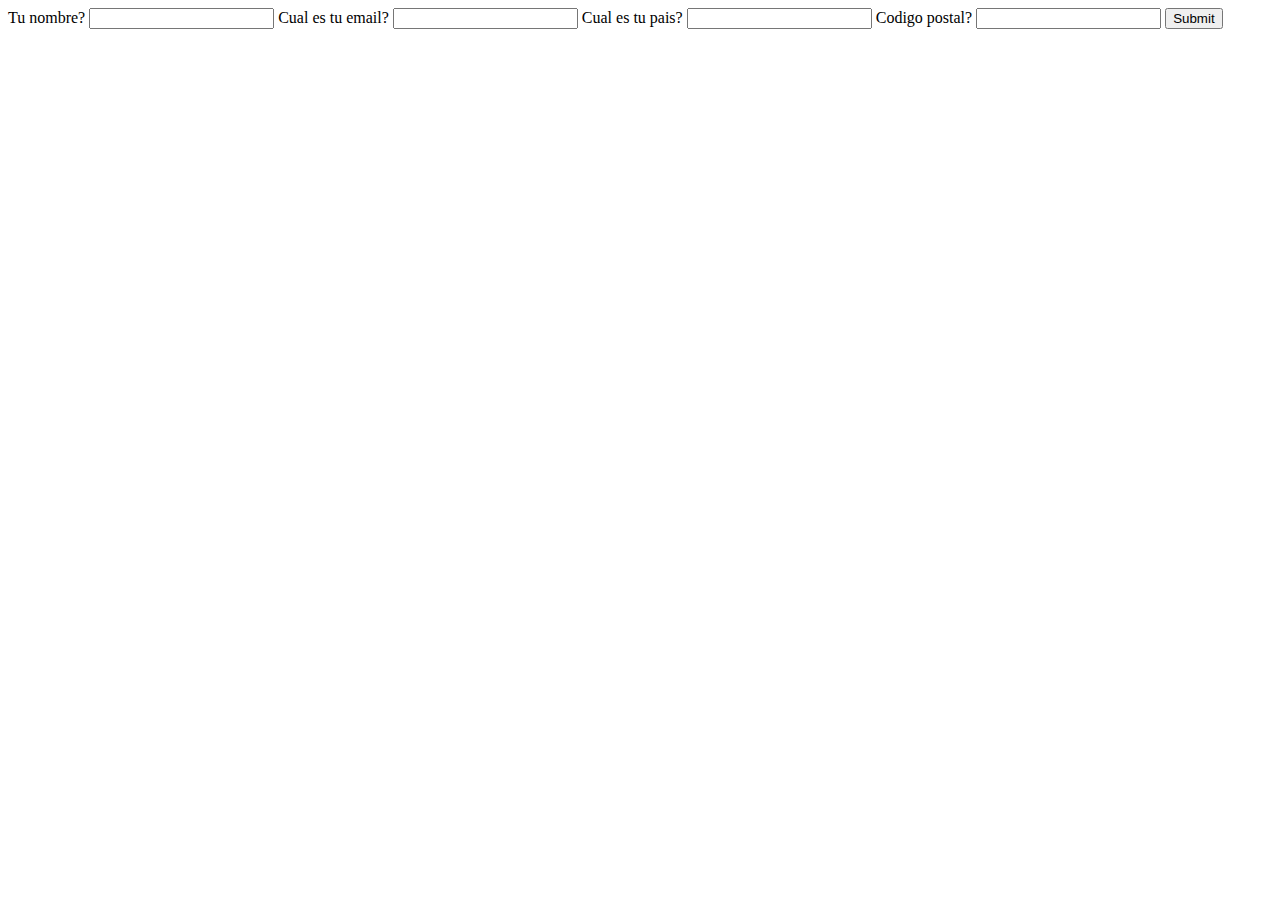
<file: claseCalendario/index.html>
<!DOCTYPE html>
<html lang="en">
<head>
    <meta charset="UTF-8">
    <meta http-equiv="X-UA-Compatible" content="IE=edge">
    <meta name="viewport" content="width=device-width, initial-scale=1.0">
    <title>Calendario</title>
</head>
<body>
    
    <!-- <form action="">
        <label for="hora">
            <span>Hora</span>
            <input type="time" id="hora" name="hora">
        </label>
        <label for="dia">
            <span>Dia</span>
            <input type="date" id="dia" name="dia">
        </label>
        <label for="semana">
            <span>Semana</span>
            <input type="week" id="semana" name="semana">
        </label>
        <label for="mes">
            <span>Mes</span>
            <input type="month" id="mes" name="mes">
        </label>
        <input type="submit" />
    </form> -->
    <!-- <form action="">
        <label for="calendario">
            <span>Calendario</span>
            <input type="datetime-local" id="calendario" name="calendario">
        </label>
        <input type="submit"> -->
    <!-- </form> -->
    <main>
        <form action="">
            <label for="nombre">
                <span>Tu nombre?</span>
                <input type="text" id="nombre" name="nombre" autocomplete="name" required>
            </label>
            <label for="correo">
                <span>Cual es tu email?</span>
                <input type="email" id="correo" name="correo" autocomplete="email" required>
            </label><label for="pais">
                <span>Cual es tu pais?</span>
                <input type="text" id="pais" name="pais" autocomplete="country" required>
            </label><label for="cp">
                <span>Codigo postal?</span>
                <input type="text" id="cp" name="cp" autocomplete="postal-code" required>
            </label>
            <input type="submit">
        </form>
    </main>
</body>
</html>
</file>
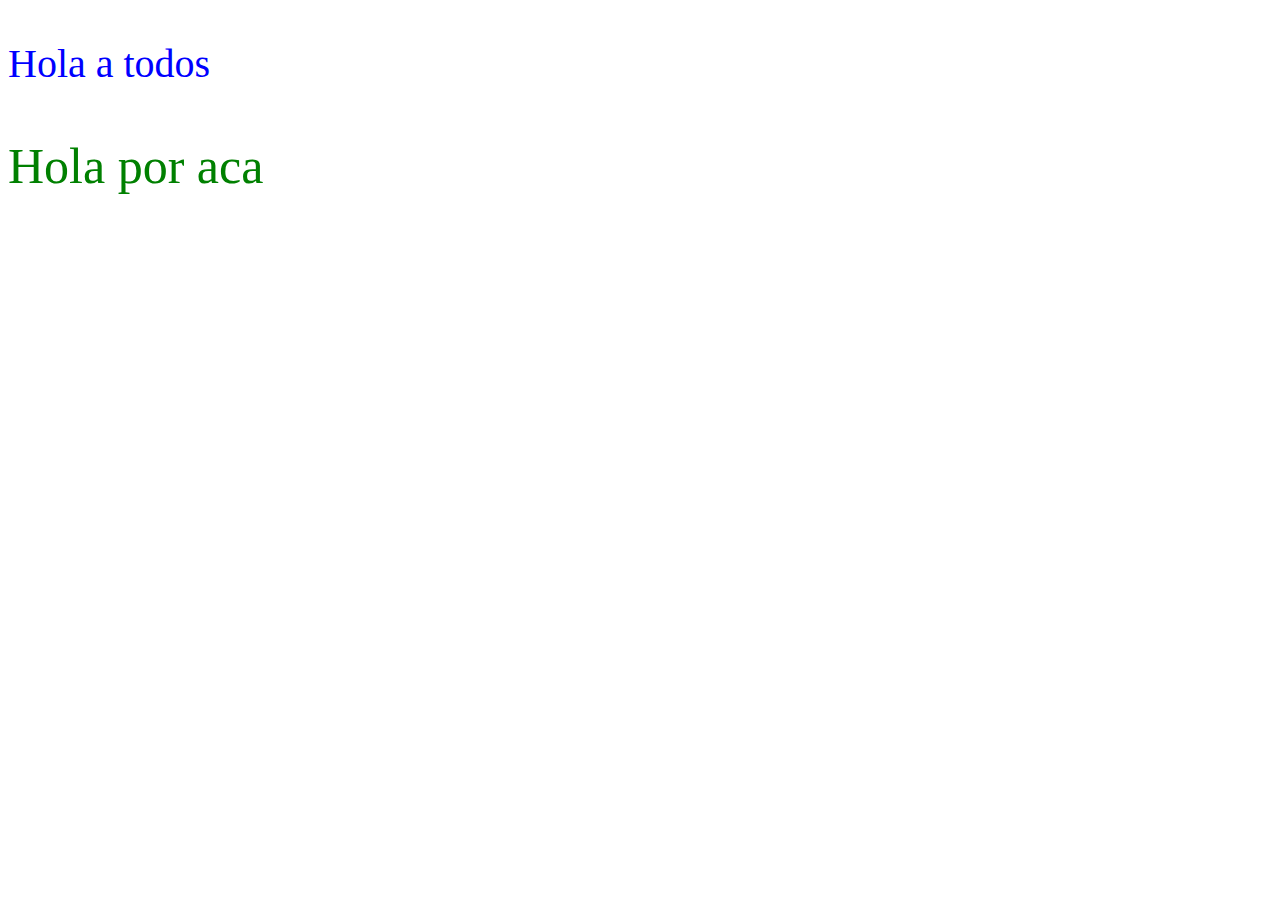
<file: claseCss/index.html>
<!DOCTYPE html>
<html lang="en">
<head>
    <meta charset="UTF-8">
    <meta http-equiv="X-UA-Compatible" content="IE=edge">
    <meta name="viewport" content="width=device-width, initial-scale=1.0">
    <title>Clase CSS</title>
    <link rel="stylesheet" href="./style.css">
</head>
<body>
    <main>
        <p class="parrafo">Hola a todos</p>
        <p id="texto">Hola por aca</p>
    </main>
    
</body>
</html>
</file>
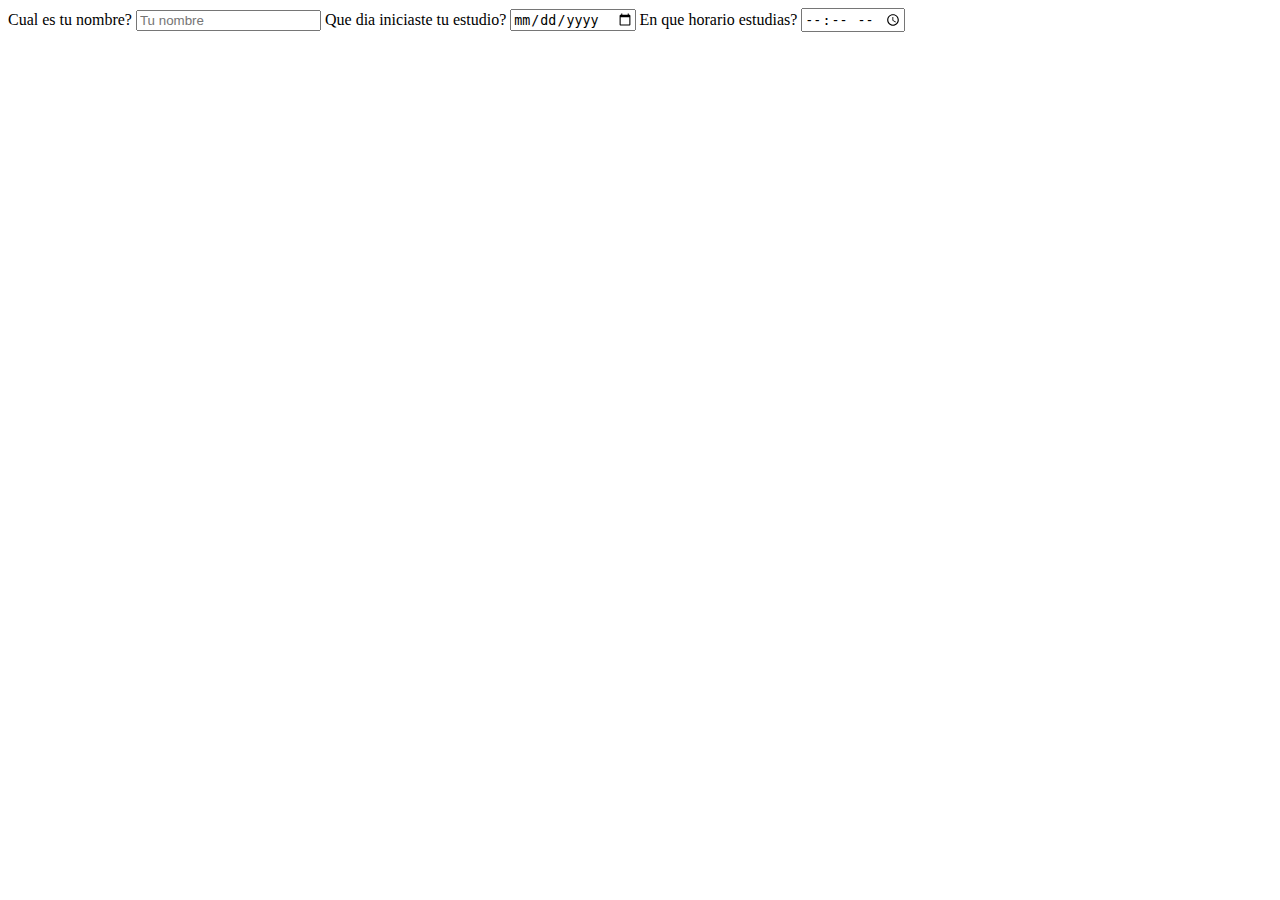
<file: ClaseForms/index.html>
<!DOCTYPE html>
<html lang="en">
<head>
    <meta charset="UTF-8">
    <meta http-equiv="X-UA-Compatible" content="IE=edge">
    <meta name="viewport" content="width=device-width, initial-scale=1.0">
    <title>Formularios</title>
</head>
<body>
    <form action="">
        <label for="Nombre">
            <span>Cual es tu nombre?</span>
            <input type="text" id="Nombre" placeholder="Tu nombre" />
        </label>
        <label for="inicio">
            <span>Que dia iniciaste tu estudio?</span>
            <input type="date" id="inicio" />
        </label>
        <label for="horario">
            <span>En que horario estudias?</span>
            <input type="time" id="horario" />
        </label>

    </form>
    
</body>
</html>
</file>
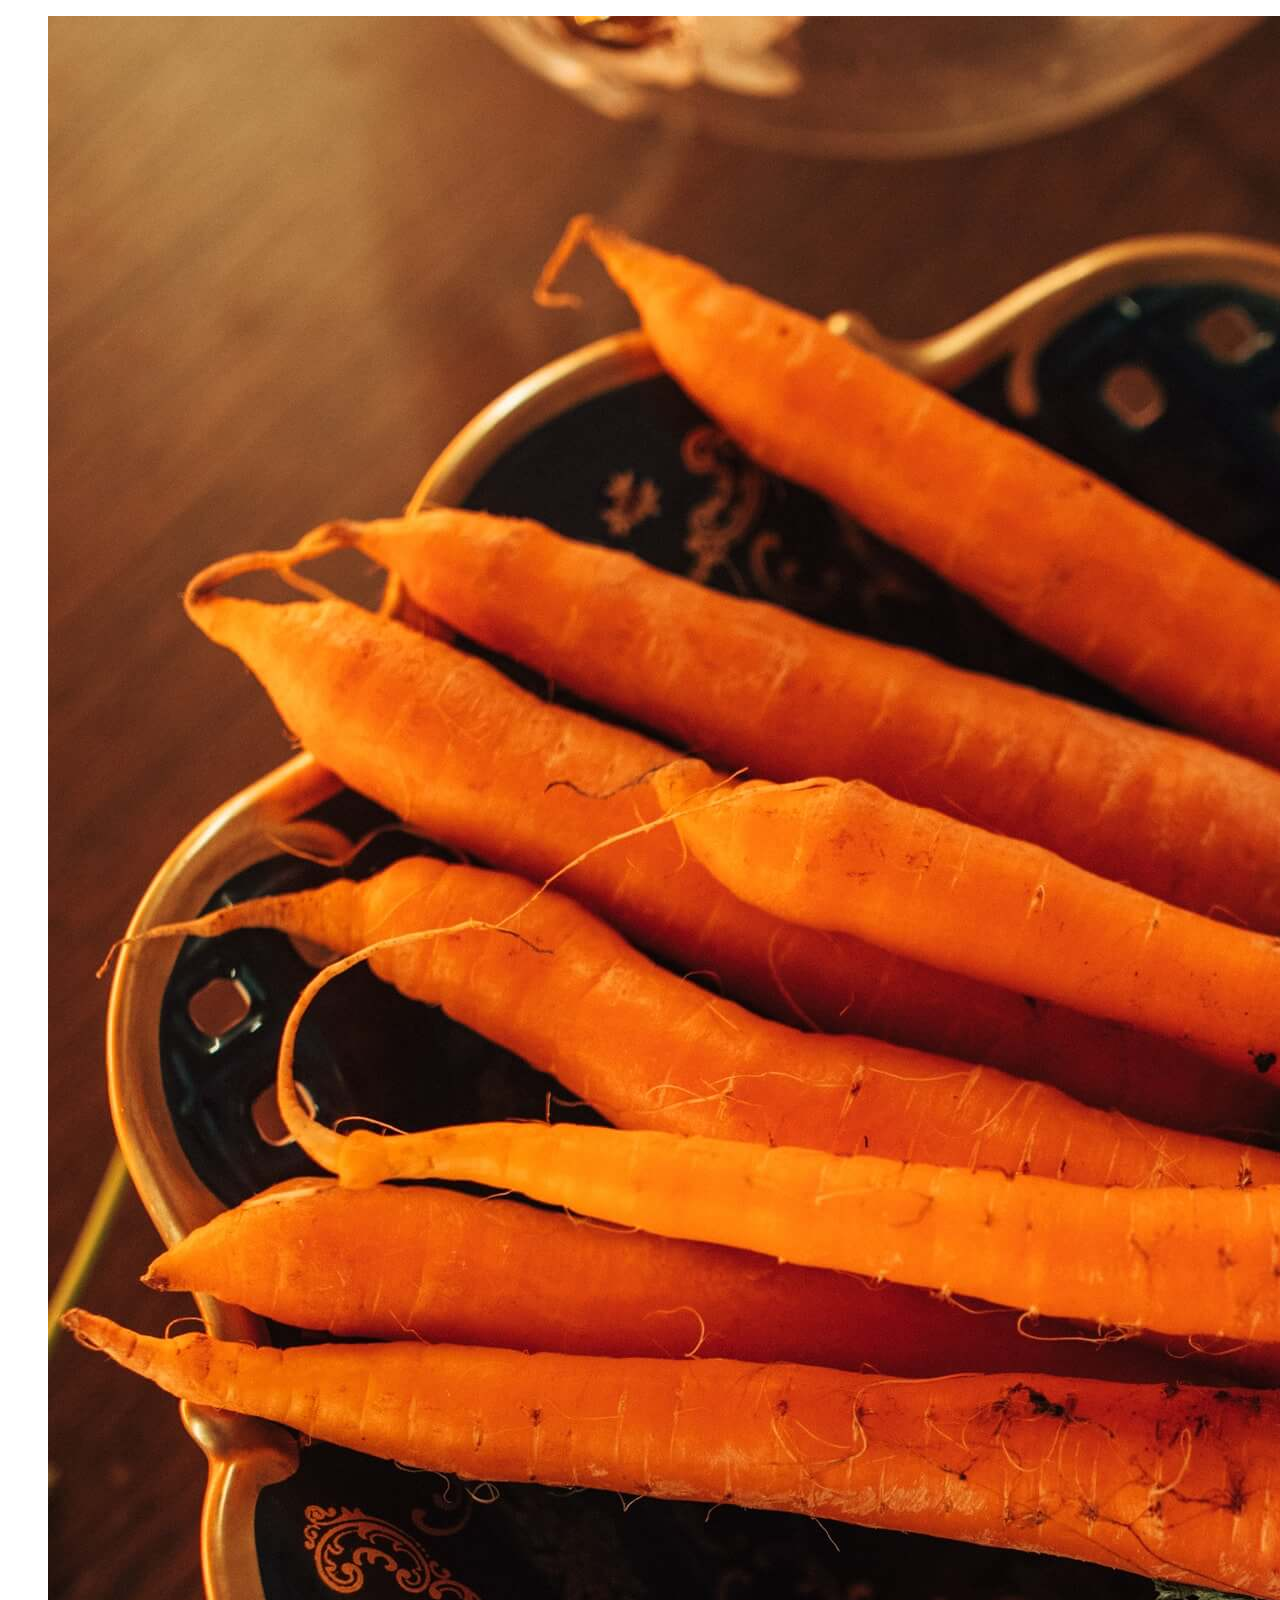
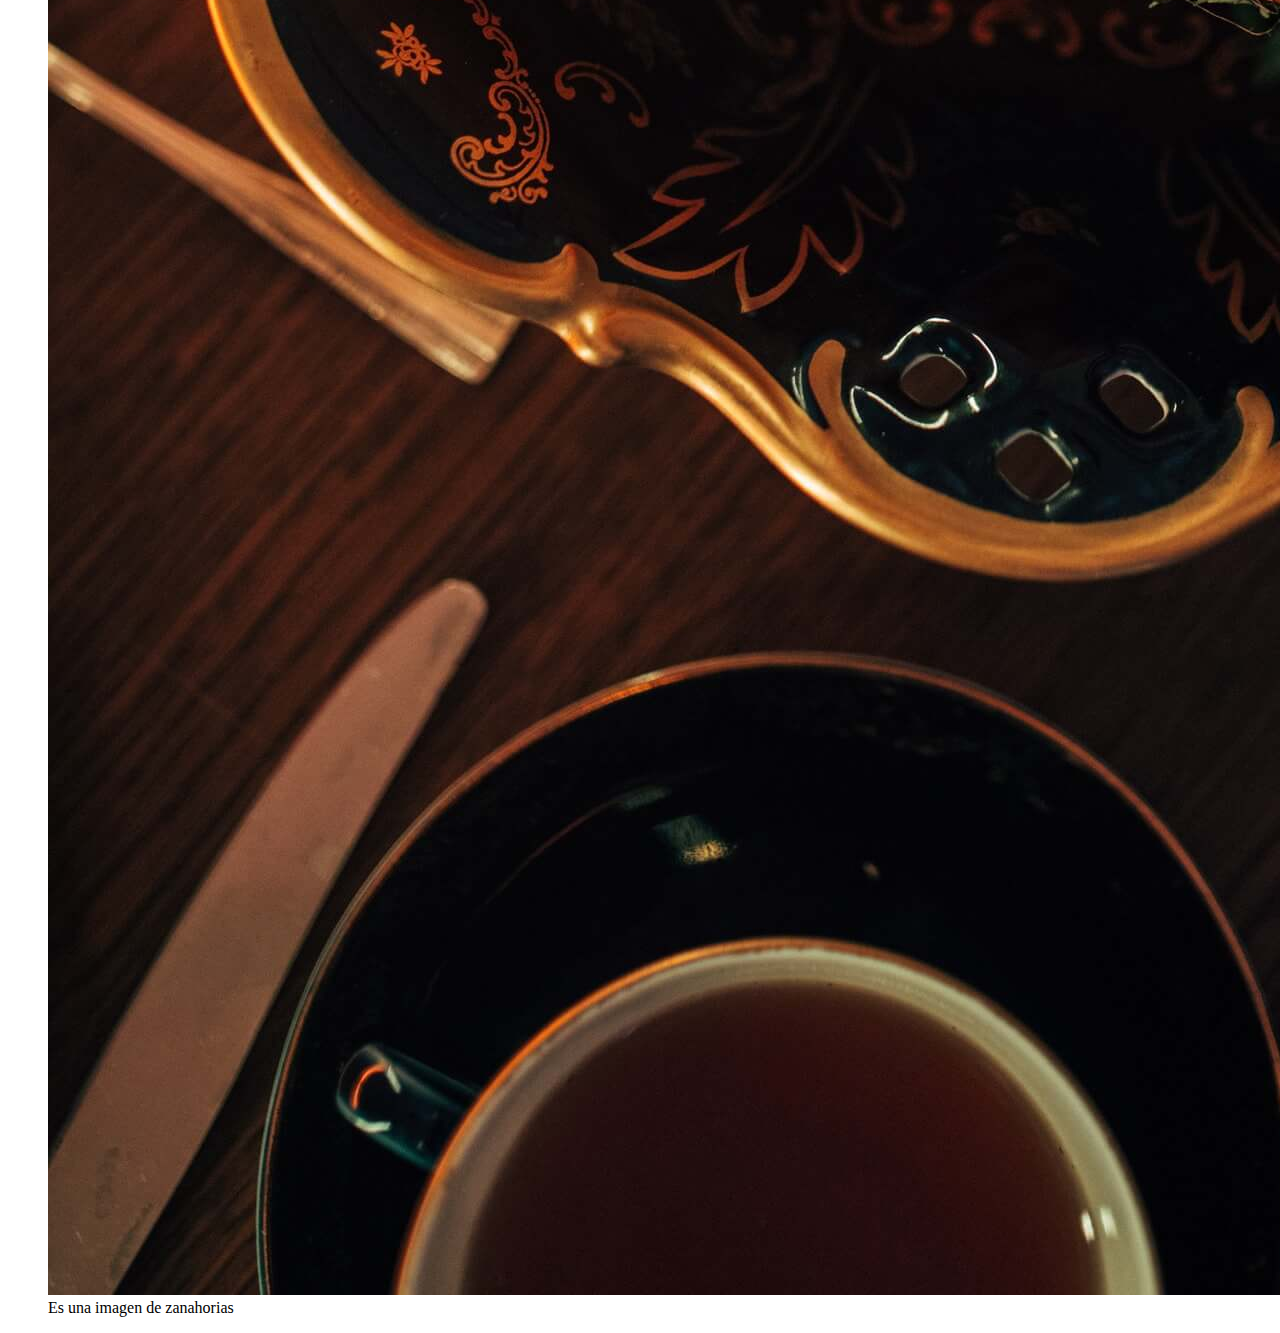
<file: claseIMG/index.html>
<!DOCTYPE html>
<html lang="en">
<head>
    <meta charset="UTF-8">
    <meta http-equiv="X-UA-Compatible" content="IE=edge">
    <meta name="viewport" content="width=device-width, initial-scale=1.0">
    <title>Clase imagenes</title>
    <link rel="stylesheet" href="./style.css">
</head>
<body>
    <section>
        <figure>
            <img src="./pics/tinified/pexels-koolshooters-7332000.jpg" alt="son zanahorias">
            <figcaption>Es una imagen de zanahorias</figcaption>
            
        </figure>
        

    </section>
    
</body>
</html>
</file>
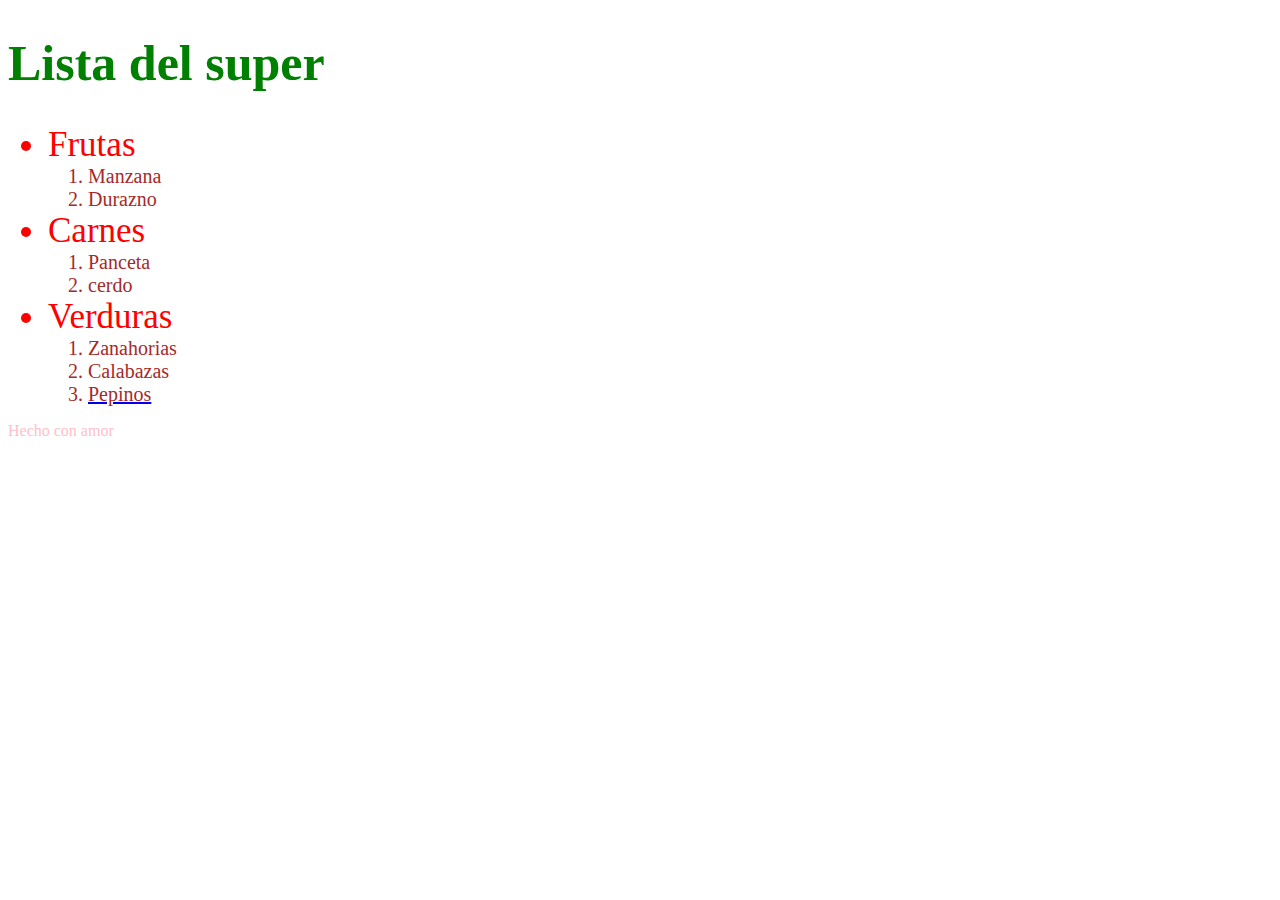
<file: claseindex/index.html>
<!DOCTYPE html>
 <html lang="es">
     <head>                                                                         
        <meta charset="UTF-8">
        <meta name="description" content="Pagina Prueba Platzi">
        <meta name="robots" content="index,follow">
        <title>Desafio</title>
        <meta name="viewport" content="width=device-width, initial-scale=1.0">
        <link rel="stylesheet" href="./css/style.css">

     </head>

     
     <body>
       <header>
           <nav></nav>
       </header>
       <main>
           <section>
               <article>

               </article>
           </section>
           <h1>Lista del super</h1>
           <ul>
               <li id="componentes">Frutas</li>
               <ol>
                   <li id="productos">Manzana</li>
                   <li id="productos">Durazno</li>
               </ol>
               <li id="componentes">Carnes</li>
               <ol><li id="productos">Panceta</li>
                    <li id="productos">cerdo</li>
            </ol>
            <li id="componentes">Verduras</li>
              <ol>
                  <li id="productos">Zanahorias</li>
                  <li id="productos">Calabazas</li>
                  <a href="https://platzi.com/home" target="blank"><li id="productos">Pepinos</li></a>
                  
              </ol>


           </ul>
           <p class="dedicatoria">Hecho con amor</p>
           
       </main>
       <footer>

       </footer>
       
         </body>
 </html>
</file>
<file: claseCss/style.css>
p {
    color: red;
    font-size: 30px;
}

/* Class */
.parrafo {
    color: blue;
    font-size: 40px;
}

/* id */

#texto {
    color: green;
    font-size: 50px;
}
</file>
<file: claseIMG/style.css>
#imagen {
    scale: 25px;
}
</file>
<file: claseindex/css/style.css>
h1 {
    color: green;
    font-size: 50px;
}

#componentes {
    color: red;
    font-size: 35px;
}

#productos {
    color: brown;
    font-size: 20px;
}

.dedicatoria {
    color: pink;
    font-size: 16px;
}
</file>
